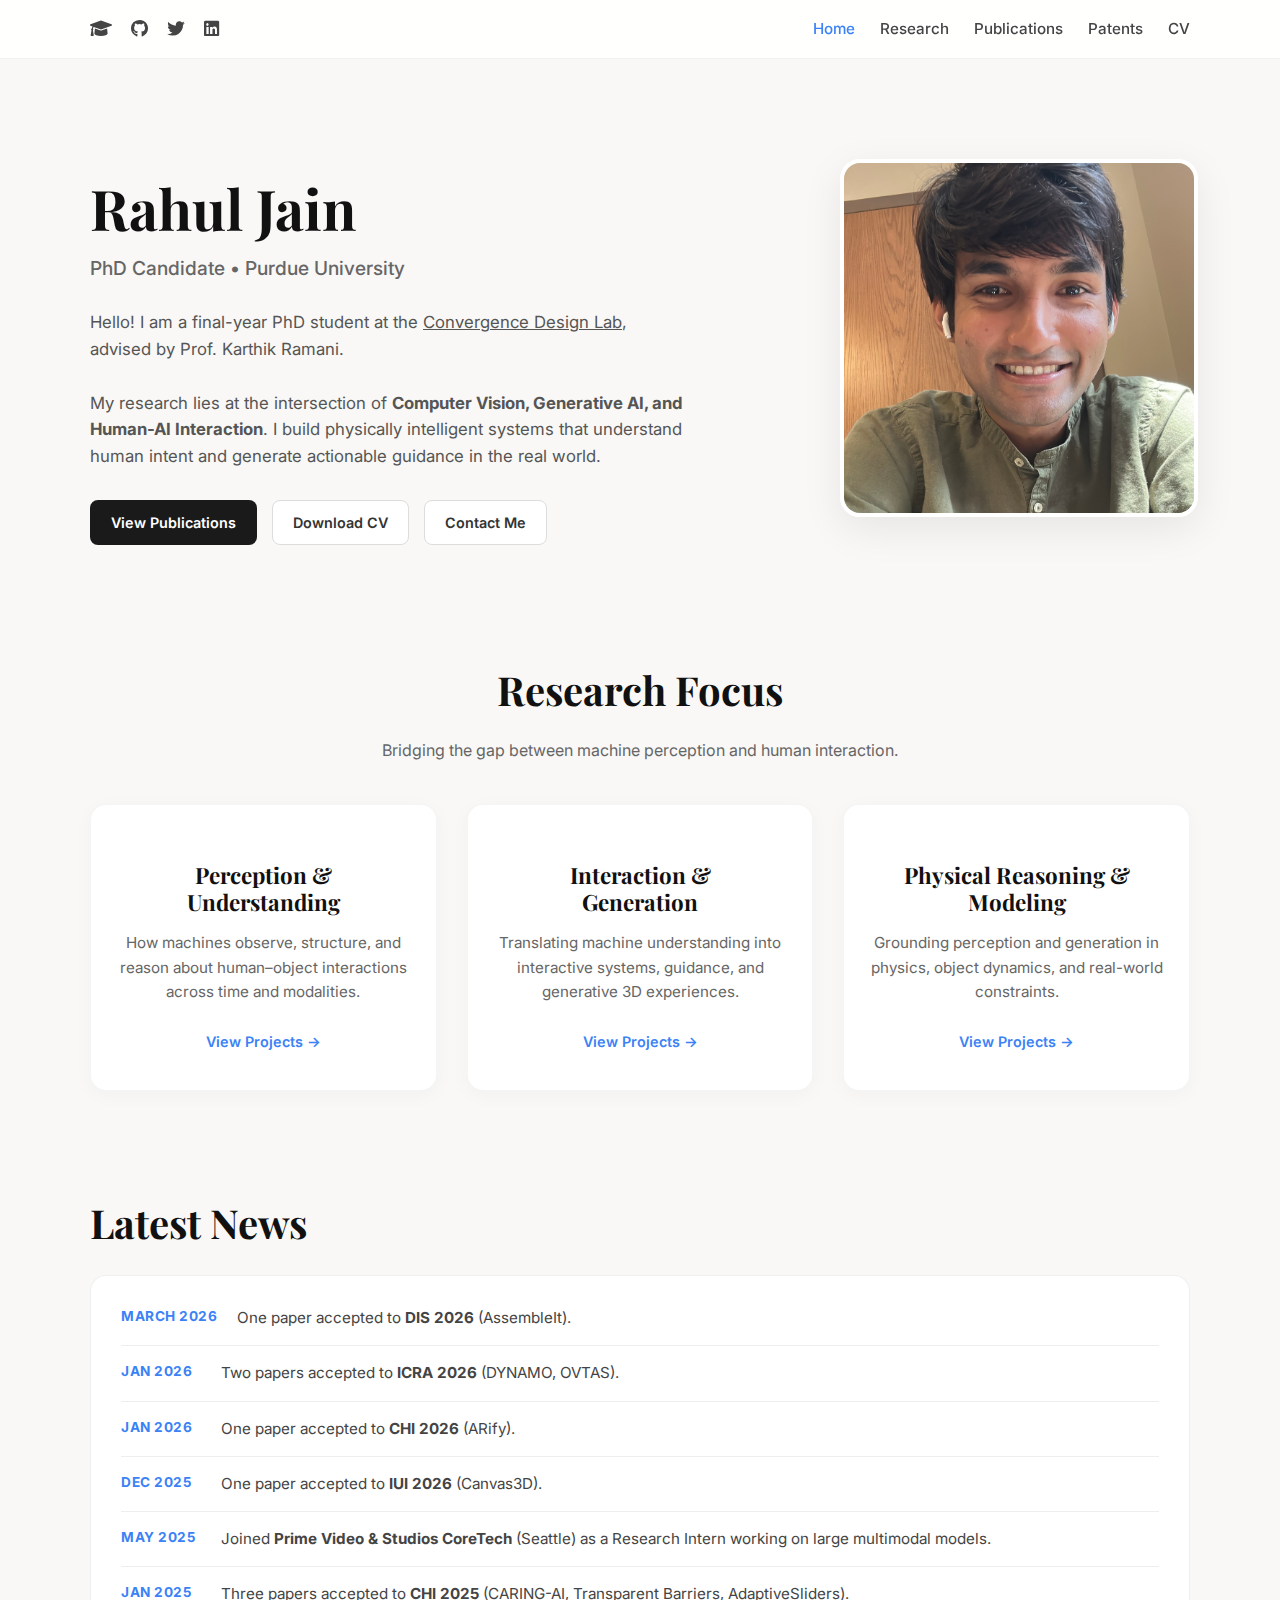
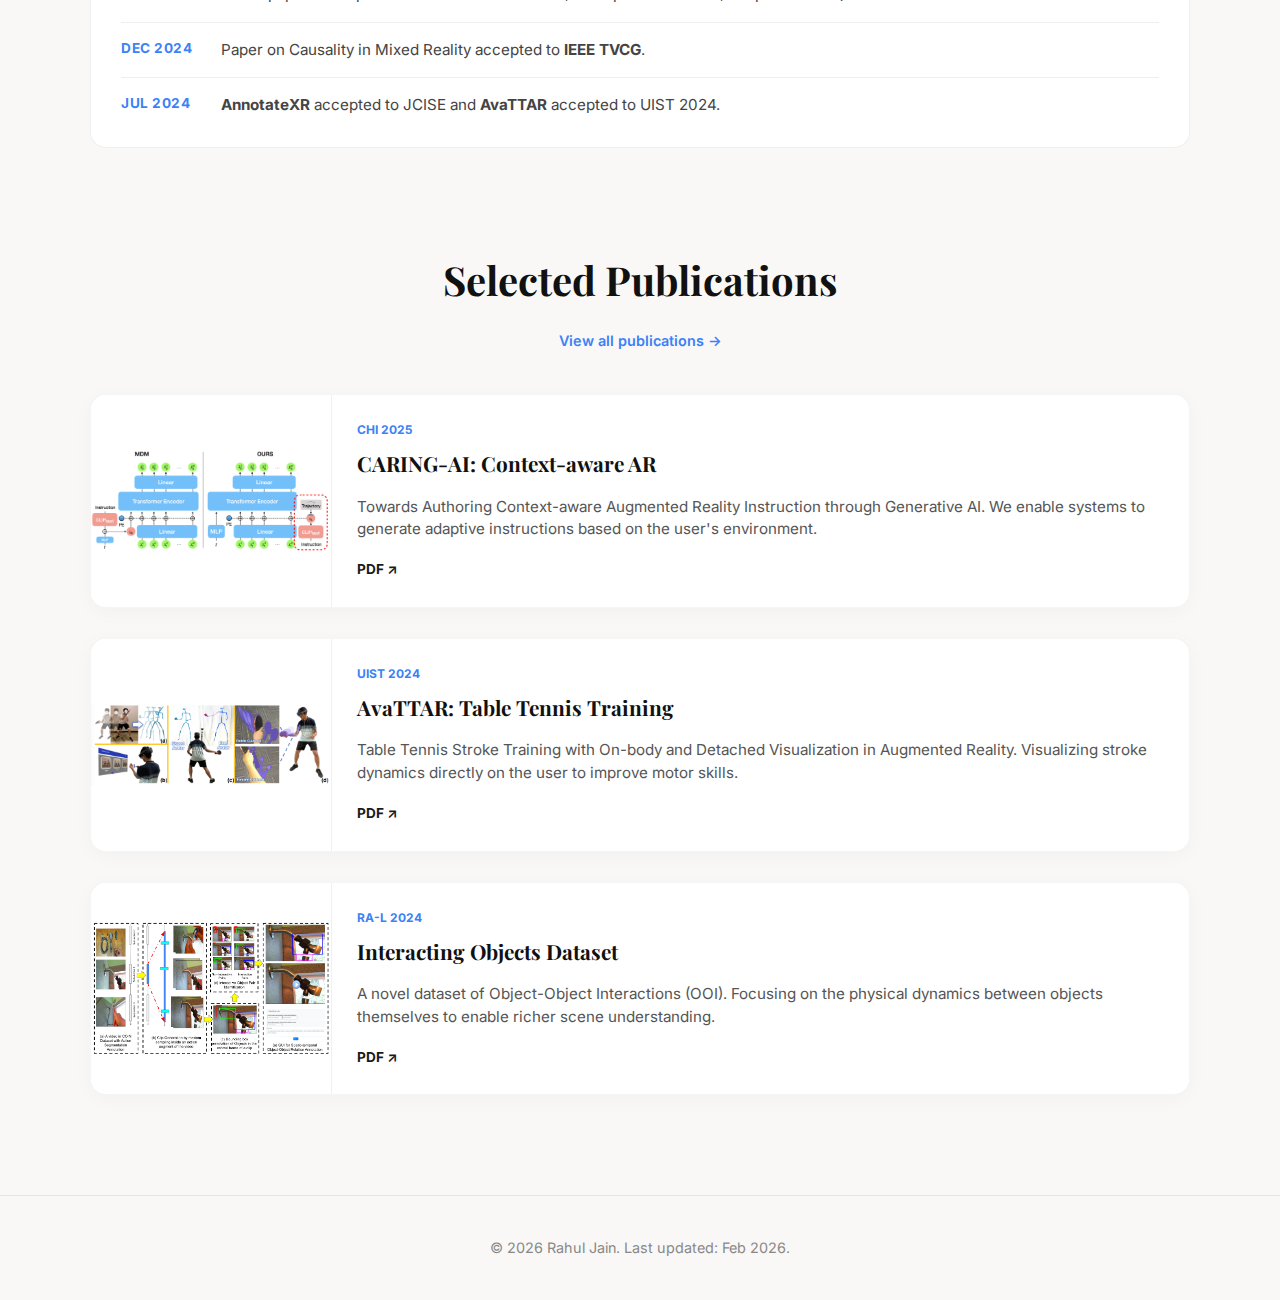
<file: index.html>
<!DOCTYPE html>
<html lang="en">
<head>
    <meta charset="UTF-8">
    <meta name="viewport" content="width=device-width, initial-scale=1.0">
    <title>Rahul Jain | PhD Candidate</title>
    <meta name="description" content="Rahul Jain — PhD Candidate at Purdue University. Research in HCI, AR/VR, and Generative AI.">
    
    <link rel="preconnect" href="https://fonts.googleapis.com">
    <link rel="preconnect" href="https://fonts.gstatic.com" crossorigin>
    <link href="https://fonts.googleapis.com/css2?family=Inter:wght@400;500;600&family=Playfair+Display:wght@700;800;900&display=swap" rel="stylesheet">
    <link rel="stylesheet" href="https://cdnjs.cloudflare.com/ajax/libs/font-awesome/6.0.0/css/all.min.css" />

    <style>
        /* --- GLOBAL VARIABLES & RESET --- */
        :root {
            --bg-color: #f9f8f6;
            --text-main: #1a1a1a;
            --text-muted: #555555;
            --accent: #3b82f6; /* Consistent Blue Accent */
            --accent-hover: #1d4ed8;
            --border: rgba(0,0,0,0.06);
            --shadow-sm: 0 4px 20px rgba(0,0,0,0.03);
            --shadow-hover: 0 12px 40px rgba(0,0,0,0.08);
        }

        body {
            margin: 0;
            padding: 0;
            font-family: 'Inter', sans-serif;
            background-color: var(--bg-color);
            color: var(--text-main);
            line-height: 1.6;
        }

        a { text-decoration: none; color: inherit; transition: all 0.2s ease; }
        h1, h2, h3 { font-family: 'Playfair Display', serif; color: #111; }
        
        /* Layout Utilities */
        .container { max-width: 1100px; margin: 0 auto; padding: 0 20px; }
        .section { margin-bottom: 100px; }

        /* --- HEADER / NAV --- */
        .site-header {
            background: rgba(255, 255, 255, 0.9);
            backdrop-filter: blur(10px);
            border-bottom: 1px solid var(--border);
            position: sticky;
            top: 0;
            z-index: 100;
            padding: 15px 0;
        }

        .nav-inner {
            display: flex;
            justify-content: space-between;
            align-items: center;
        }

        .nav-links { display: flex; gap: 25px; list-style: none; margin: 0; padding: 0; }
        .nav-links a { font-weight: 500; font-size: 0.95rem; color: #444; }
        .nav-links a:hover { color: var(--accent); }
        .social-icons a { margin-right: 15px; color: #444; font-size: 1.1rem; }
        .social-icons a:hover { color: var(--accent); }

        /* --- HERO SECTION --- */
        .hero {
            display: flex;
            align-items: center;
            gap: 60px;
            padding: 80px 0;
        }

        .hero-text { flex: 1.5; }
        
        .hero h1 {
            font-size: 3.5rem;
            line-height: 1.1;
            margin-bottom: 15px;
        }

        .hero-subtitle {
            font-size: 1.2rem;
            font-weight: 500;
            color: #666;
            margin-bottom: 25px;
            display: block;
        }

        .hero-bio {
            font-size: 1.05rem;
            color: var(--text-muted);
            margin-bottom: 30px;
            max-width: 600px;
        }

        .hero-links { display: flex; gap: 15px; flex-wrap: wrap; }
        
        .btn {
            padding: 10px 20px;
            border-radius: 8px;
            font-weight: 600;
            font-size: 0.9rem;
            border: 1px solid transparent;
        }
        .btn-primary { background: #1a1a1a; color: #fff; }
        .btn-primary:hover { background: #333; transform: translateY(-2px); }
        .btn-outline { border-color: #ddd; background: #fff; color: #333; }
        .btn-outline:hover { border-color: #333; }

        .hero-image {
            flex: 1;
            max-width: 350px;
            position: relative;
        }
        .avatar {
            width: 100%;
            aspect-ratio: 1/1;
            object-fit: cover;
            border-radius: 20px;
            box-shadow: var(--shadow-hover);
            transform: rotate(0deg); /* Artistic tilt */
            border: 4px solid #fff;
        }

        /* --- PILLARS (The 3 Cards) --- */
        .pillars-grid {
            display: flex;
            gap: 30px;
            margin-top: 40px;
        }

        .pillar-card {
            background: #fff;
            padding: 35px 25px;
            border-radius: 16px;
            flex: 1;
            box-shadow: var(--shadow-sm);
            text-align: center;
            border: 1px solid rgba(0,0,0,0.04);
            transition: transform 0.2s;
        }
        .pillar-card:hover { transform: translateY(-5px); box-shadow: var(--shadow-hover); }

        .pillar-card h3 { font-size: 1.4rem; margin-bottom: 15px; line-height: 1.2; }
        .pillar-card p { font-size: 0.95rem; color: #666; margin-bottom: 25px; }
        .pillar-link { color: var(--accent); font-weight: 600; font-size: 0.9rem; }
        .pillar-link:hover { text-decoration: underline; }

        /* --- SECTION HEADERS --- */
        .section-header {
            text-align: center;
            margin-bottom: 40px;
        }
        .section-header h2 { font-size: 2.5rem; margin-bottom: 10px; }
        .section-header p { color: #666; }

        /* --- NEWS LIST --- */
        .news-box {
            background: #fff;
            padding: 30px;
            border-radius: 16px;
            border: 1px solid var(--border);
        }
        .news-item {
            display: flex;
            gap: 20px;
            margin-bottom: 15px;
            padding-bottom: 15px;
            border-bottom: 1px solid #eee;
        }
        .news-item:last-child { border-bottom: none; margin-bottom: 0; padding-bottom: 0; }
        
        .news-date { 
            font-weight: 700; 
            font-size: 0.85rem; 
            color: var(--accent); 
            min-width: 80px;
            text-transform: uppercase;
            letter-spacing: 0.5px;
        }
        .news-content { font-size: 0.95rem; color: #444; }

        /* --- SELECTED PAPERS (Reusing the style from Publication Page) --- */
        .paper-card {
            display: flex;
            background: #fff;
            border-radius: 16px;
            overflow: hidden;
            margin-bottom: 30px;
            box-shadow: var(--shadow-sm);
            border: 1px solid rgba(0,0,0,0.04);
            transition: transform 0.2s ease;
        }
        .paper-card:hover { transform: translateY(-3px); box-shadow: var(--shadow-hover); }

        .card-thumb {
            flex: 0 0 240px;
            background-color: #fff; /* White bg for diagrams */
            position: relative;
            display: flex; align-items: center; justify-content: center;
            border-right: 1px solid #f0f0f0;
        }
        .card-thumb img {
            width: 100%; height: 100%;
            object-fit: contain; /* Perfect for diagrams */
            padding: 15px;
        }

        .card-content { padding: 25px; flex: 1; }

        .meta-row {
            display: flex; justify-content: space-between;
            font-size: 0.75rem; font-weight: 700; text-transform: uppercase;
            color: var(--accent); margin-bottom: 8px;
        }

        .paper-card h3 { font-size: 1.3rem; margin: 0 0 8px 0; }
        .paper-desc { font-size: 0.95rem; color: #555; margin-bottom: 15px; line-height: 1.5; }
        .paper-link { font-size: 0.85rem; font-weight: 700; color: #1a1a1a; }
        .paper-link:hover { color: var(--accent); }

        /* --- FOOTER --- */
        footer {
            text-align: center;
            padding: 40px 0;
            color: #888;
            font-size: 0.9rem;
            border-top: 1px solid #e5e5e5;
            margin-top: 60px;
        }

        /* Responsive */
        @media (max-width: 900px) {
            .hero { flex-direction: column-reverse; text-align: center; }
            .hero-links { justify-content: center; }
            .hero-image { max-width: 250px; }
            .pillars-grid { flex-direction: column; }
            .paper-card { flex-direction: column; }
            .card-thumb { height: 200px; width: 100%; border-right: none; border-bottom: 1px solid #eee; }
        }
    </style>
</head>
<body>

    <header class="site-header">
        <div class="container nav-inner">
            <div class="social-icons">
                <a href="https://scholar.google.com/citations?user=n8woqvsAAAAJ&hl=en"><i class="fas fa-graduation-cap"></i></a>
                <a href="https://github.com/chabrarahul"><i class="fab fa-github"></i></a>
                <a href="https://twitter.com/rahuljain151996"><i class="fab fa-twitter"></i></a>
                <a href="https://linkedin.com/in/rahul-purdue"><i class="fab fa-linkedin"></i></a>
            </div>
            <ul class="nav-links">
                <li><a href="#top" style="color:var(--accent);">Home</a></li>
                <li><a href="#pillars">Research</a></li>
                <li><a href="publication.html">Publications</a></li>
                <li><a href="patent.html">Patents</a></li>
                <li><a href="asset/pdf/Resume_Rahul_final.pdf">CV</a></li>
            </ul>
        </div>
    </header>

    <section class="container hero" id="top">
        <div class="hero-text">
            <h1>Rahul Jain</h1>
            <span class="hero-subtitle">PhD Candidate • Purdue University</span>
            
            <p class="hero-bio">
                Hello! I am a final-year PhD student at the <a href="#" style="text-decoration:underline;">Convergence Design Lab</a>, advised by Prof. Karthik Ramani.
                <br><br>
                My research lies at the intersection of <strong>Computer Vision, Generative AI, and Human-AI Interaction</strong>. I build physically intelligent systems that understand human intent and generate actionable guidance in the real world.
            </p>

            <div class="hero-links">
                <a href="publication.html" class="btn btn-primary">View Publications</a>
                <a href="asset/pdf/Resume_Rahul_final.pdf" class="btn btn-outline">Download CV</a>
                <a href="mailto:jain348@purdue.edu" class="btn btn-outline">Contact Me</a>
            </div>
        </div>
        
        <div class="hero-image">
            <img src="asset/image/new_cover_photo.jpg" alt="Rahul Jain" class="avatar">
        </div>
    </section>

    <section class="container section" id="pillars">
        <div class="section-header">
            <h2>Research Focus</h2>
            <p>Bridging the gap between machine perception and human interaction.</p>
        </div>

        <div class="pillars-grid">
            <article class="pillar-card">
                <h3>Perception &<br>Understanding</h3>
                <p>How machines observe, structure, and reason about human–object interactions across time and modalities.</p>
                <a href="perception.html" class="pillar-link">View Projects &rarr;</a>
            </article>

            <article class="pillar-card">
                <h3>Interaction &<br>Generation</h3>
                <p>Translating machine understanding into interactive systems, guidance, and generative 3D experiences.</p>
                <a href="interaction.html" class="pillar-link">View Projects &rarr;</a>
            </article>

            <article class="pillar-card">
                <h3>Physical Reasoning &<br>Modeling</h3>
                <p>Grounding perception and generation in physics, object dynamics, and real-world constraints.</p>
                <a href="physical_constraints.html" class="pillar-link">View Projects &rarr;</a>
            </article>
        </div>
    </section>

    <section class="container section">
        <div class="section-header" style="text-align: left; margin-bottom: 20px;">
            <h2>Latest News</h2>
        </div>
        <div class="news-box">
            <div class="news-item">
                <div class="news-date">March 2026</div>
                <div class="news-content">One paper accepted to <strong>DIS 2026</strong> (AssembleIt). </div>
            </div>
            <div class="news-item">
                <div class="news-date">Jan 2026</div>
                <div class="news-content">Two papers accepted to <strong>ICRA 2026</strong> (DYNAMO, OVTAS). </div>
            </div>
            <div class="news-item">
                <div class="news-date">Jan 2026</div>
                <div class="news-content">One paper accepted to <strong>CHI 2026</strong> (ARify). </div>
            </div>
            <div class="news-item">
              <div class="news-date">Dec 2025</div>
              <div class="news-content">One paper accepted to <strong>IUI 2026</strong> (Canvas3D). </div>
          </div>
            <div class="news-item">
                <div class="news-date">May 2025</div>
                <div class="news-content">Joined <strong>Prime Video & Studios CoreTech</strong> (Seattle) as a Research Intern working on large multimodal models.</div>
            </div>
            <div class="news-item">
                <div class="news-date">Jan 2025</div>
                <div class="news-content">Three papers accepted to <strong>CHI 2025</strong> (CARING-AI, Transparent Barriers, AdaptiveSliders).</div>
            </div>
            <div class="news-item">
                <div class="news-date">Dec 2024</div>
                <div class="news-content">Paper on Causality in Mixed Reality accepted to <strong>IEEE TVCG</strong>.</div>
            </div>
            <div class="news-item">
                <div class="news-date">Jul 2024</div>
                <div class="news-content"><strong>AnnotateXR</strong> accepted to JCISE and <strong>AvaTTAR</strong> accepted to UIST 2024.</div>
            </div>
        </div>
    </section>

    <section class="container section">
        <div class="section-header">
            <h2>Selected Publications</h2>
            <p><a href="publication.html" class="pillar-link">View all publications &rarr;</a></p>
        </div>

        <article class="paper-card">
            <div class="card-thumb">
                <img src="asset/image/caring.png" alt="CARING-AI">
            </div>
            <div class="card-content">
                <div class="meta-row"><span>CHI 2025</span></div>
                <h3>CARING-AI: Context-aware AR</h3>
                <p class="paper-desc">
                    Towards Authoring Context-aware Augmented Reality Instruction through Generative AI. We enable systems to generate adaptive instructions based on the user's environment.
                </p>
                <a href="https://arxiv.org/pdf/2501.16557" class="paper-link">PDF &nearr;</a>
            </div>
        </article>

        <article class="paper-card">
            <div class="card-thumb">
                <img src="asset/pdf/tt.png" alt="AvaTTAR">
            </div>
            <div class="card-content">
                <div class="meta-row"><span>UIST 2024</span></div>
                <h3>AvaTTAR: Table Tennis Training</h3>
                <p class="paper-desc">
                    Table Tennis Stroke Training with On-body and Detached Visualization in Augmented Reality. Visualizing stroke dynamics directly on the user to improve motor skills.
                </p>
                <a href="asset/pdf/tt.pdf" class="paper-link">PDF &nearr;</a>
            </div>
        </article>

        <article class="paper-card">
            <div class="card-thumb">
                <img src="asset/image/RA-L_2023.png" alt="Interacting Objects">
            </div>
            <div class="card-content">
                <div class="meta-row"><span>RA-L 2024</span></div>
                <h3>Interacting Objects Dataset</h3>
                <p class="paper-desc">
                    A novel dataset of Object-Object Interactions (OOI). Focusing on the physical dynamics between objects themselves to enable richer scene understanding.
                </p>
                <a href="asset/pdf/RA_L_2023.pdf" class="paper-link">PDF &nearr;</a>
            </div>
        </article>
        
    </section>

    <footer>
        <div class="container">
            © <script>document.write(new Date().getFullYear())</script> Rahul Jain. Last updated: Feb 2026.
        </div>
    </footer>

</body>
</html>
</file>
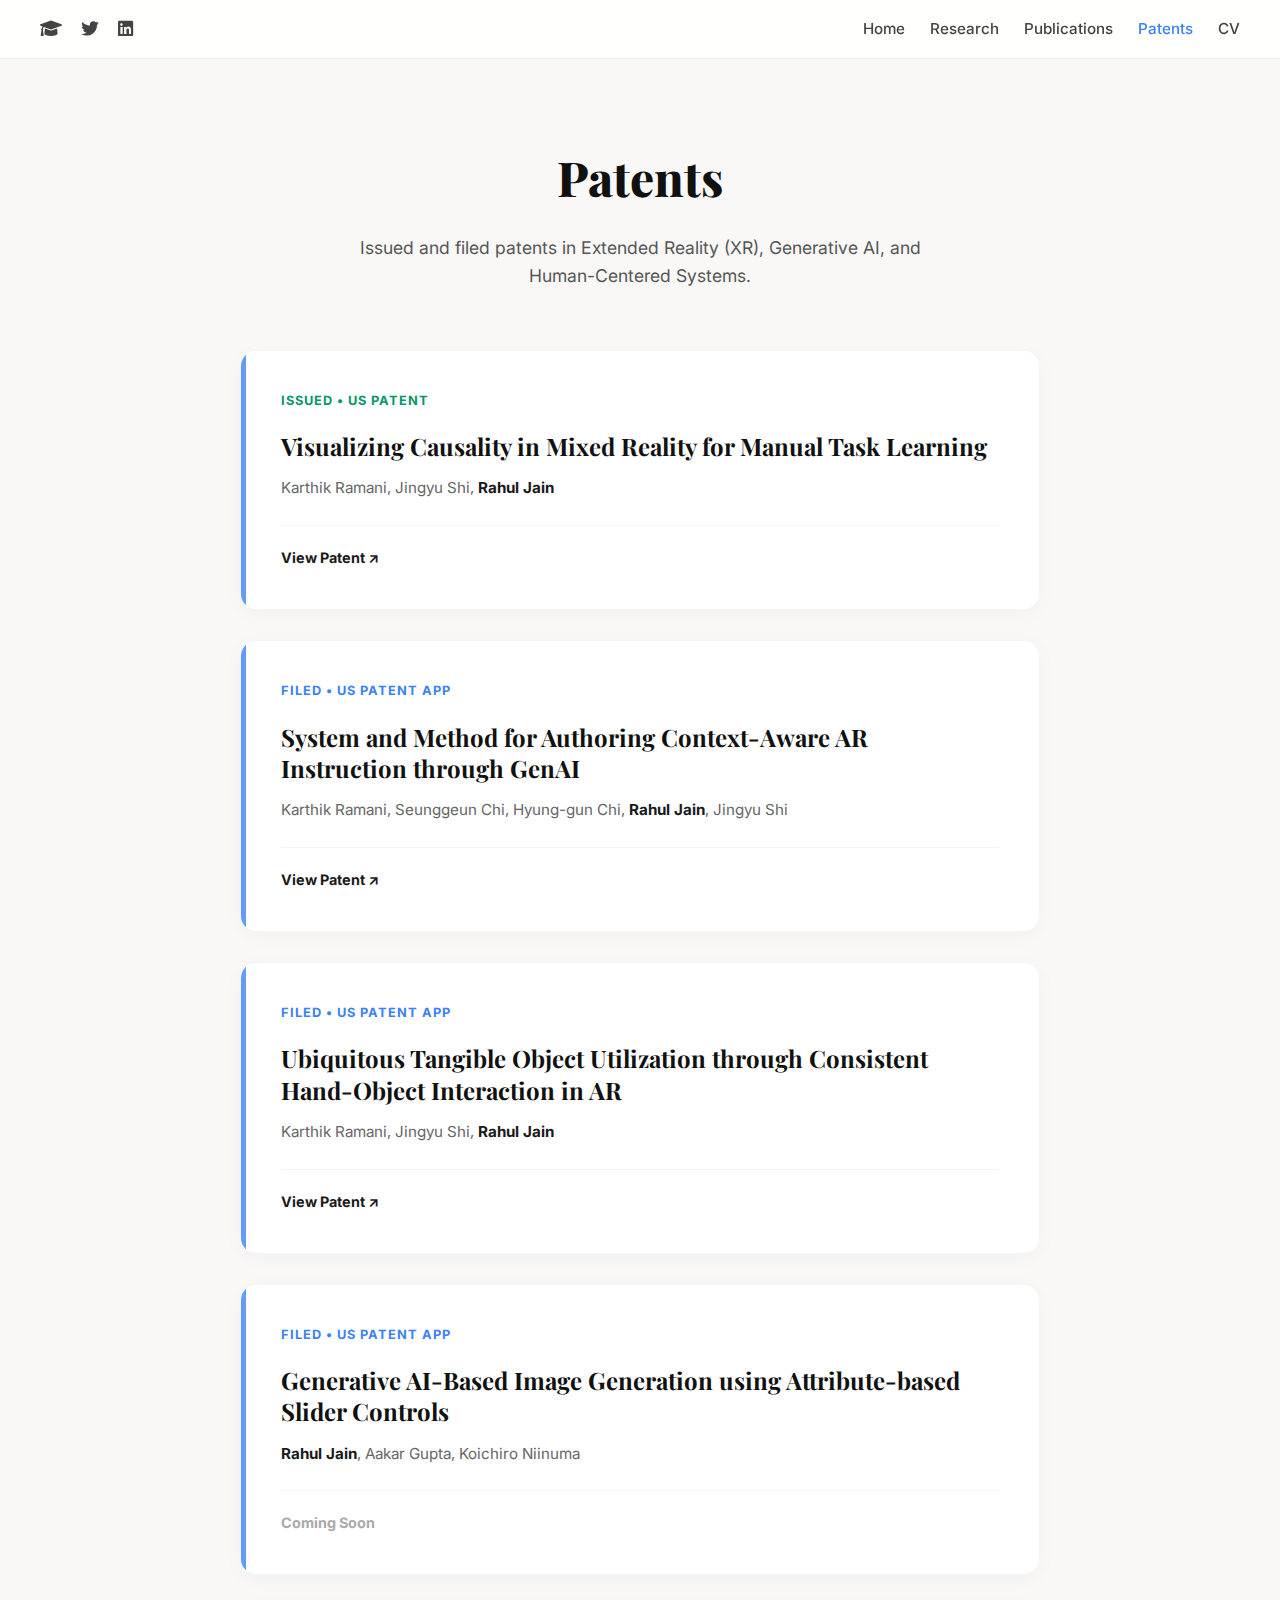
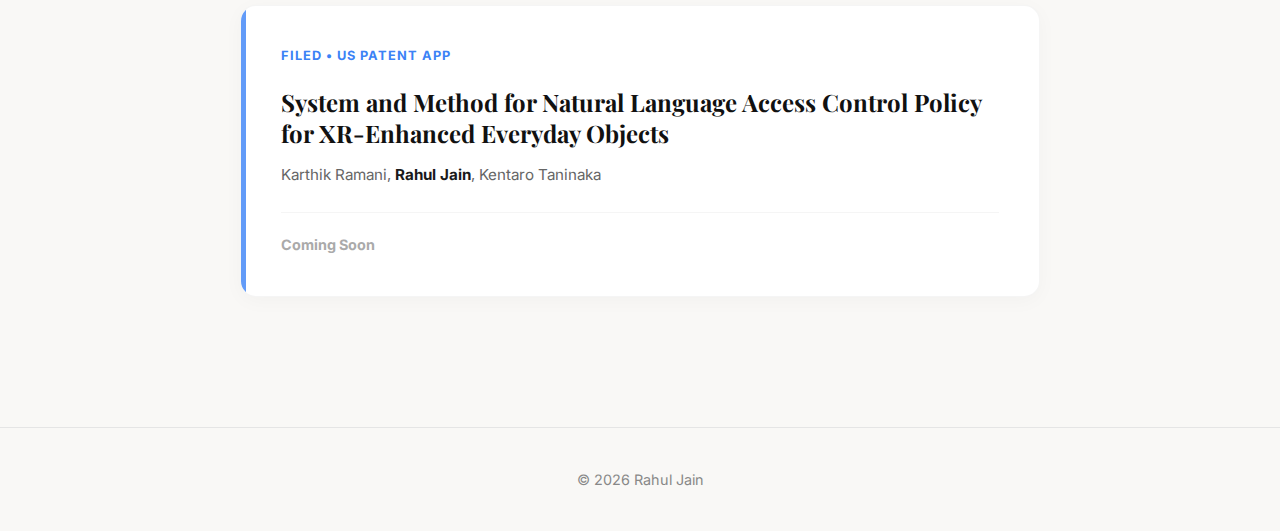
<file: patent.html>
<!DOCTYPE html>
<html lang="en">
<head>
    <meta charset="UTF-8">
    <meta name="viewport" content="width=device-width, initial-scale=1.0">
    <title>Patents — Rahul Jain</title>
    <meta name="description" content="Rahul Jain — Patents. Issued and filed patents in XR, Generative AI, and HCI.">
    
    <link rel="preconnect" href="https://fonts.googleapis.com">
    <link rel="preconnect" href="https://fonts.gstatic.com" crossorigin>
    <link href="https://fonts.googleapis.com/css2?family=Inter:wght@400;500;600&family=Playfair+Display:wght@700;800&display=swap" rel="stylesheet">
    <link rel="stylesheet" href="https://cdnjs.cloudflare.com/ajax/libs/font-awesome/6.0.0/css/all.min.css" />

    <style>
        /* --- GLOBAL VARIABLES (Matching Publication Page) --- */
        :root {
            --bg-color: #f9f8f6;
            --text-main: #1a1a1a;
            --text-muted: #555555;
            --accent: #3b82f6; /* The consistent Blue */
            --accent-hover: #1d4ed8;
            --border: rgba(0,0,0,0.06);
            --shadow-sm: 0 4px 20px rgba(0,0,0,0.03);
            --shadow-hover: 0 12px 40px rgba(0,0,0,0.08);
        }

        body {
            margin: 0;
            padding: 0;
            font-family: 'Inter', sans-serif;
            background-color: var(--bg-color);
            color: var(--text-main);
            line-height: 1.6;
        }

        a { text-decoration: none; color: inherit; transition: all 0.2s ease; }
        
        /* --- HEADER / NAV --- */
        .site-header {
            background: rgba(255, 255, 255, 0.9);
            backdrop-filter: blur(10px);
            border-bottom: 1px solid var(--border);
            position: sticky;
            top: 0;
            z-index: 100;
            padding: 15px 0;
        }

        .nav-container {
            max-width: 1200px;
            margin: 0 auto;
            padding: 0 20px;
            display: flex;
            justify-content: space-between;
            align-items: center;
        }

        .nav-links { display: flex; gap: 25px; list-style: none; margin: 0; padding: 0; }
        .nav-links a { font-weight: 500; font-size: 0.95rem; color: #444; }
        .nav-links a:hover { color: var(--accent); }
        .social-icons a { margin-right: 15px; color: #444; font-size: 1.1rem; }

        /* --- PAGE LAYOUT --- */
        .page-container {
            max-width: 800px; /* Narrower width for text-heavy patent list */
            margin: 0 auto;
            padding: 80px 20px 100px;
        }

        .page-title {
            text-align: center;
            font-family: 'Playfair Display', serif;
            font-size: 3rem;
            font-weight: 800;
            margin-bottom: 15px;
            color: #111;
        }

        .page-subtitle {
            text-align: center;
            color: var(--text-muted);
            margin-bottom: 60px;
            font-size: 1.1rem;
            max-width: 600px;
            margin-left: auto;
            margin-right: auto;
        }

        /* --- PATENT CARD STYLE --- */
        .patent-card {
            background: #fff;
            padding: 40px;
            border-radius: 16px;
            box-shadow: var(--shadow-sm);
            border: 1px solid rgba(0,0,0,0.04);
            margin-bottom: 30px;
            transition: transform 0.2s ease, box-shadow 0.2s ease;
            position: relative;
            overflow: hidden;
            display: flex;
            flex-direction: column;
            gap: 15px;
        }

        /* The Blue Accent Line on the left */
        .patent-card::before {
            content: '';
            position: absolute;
            left: 0; top: 0; bottom: 0;
            width: 5px;
            background-color: var(--accent);
            opacity: 0.8;
        }

        .patent-card:hover {
            transform: translateY(-3px);
            box-shadow: var(--shadow-hover);
        }

        .meta-row {
            display: flex;
            justify-content: space-between;
            align-items: center;
            font-size: 0.8rem;
            font-weight: 700;
            text-transform: uppercase;
            letter-spacing: 1px;
            margin-bottom: 5px;
        }

        .status-tag { color: var(--accent); }
        .status-tag.issued { color: #059669; /* Green for Issued */ }
        .status-tag.filed { color: var(--accent); /* Blue for Filed */ }

        .patent-card h3 {
            font-family: 'Playfair Display', serif;
            font-size: 1.5rem;
            margin: 0;
            line-height: 1.3;
            color: #111;
        }

        .authors {
            font-size: 0.95rem;
            color: #666;
            line-height: 1.5;
        }
        .author-me { font-weight: 700; color: #1a1a1a; }

        /* Links */
        .links-row {
            margin-top: 10px;
            padding-top: 20px;
            border-top: 1px solid #f5f5f5;
            display: flex;
            gap: 20px;
        }

        .text-link {
            font-size: 0.9rem;
            font-weight: 700;
            color: #1a1a1a;
            display: inline-flex;
            align-items: center;
            gap: 5px;
        }
        .text-link:hover { color: var(--accent); text-decoration: underline; }
        .text-link.disabled { color: #aaa; cursor: default; text-decoration: none; }

        /* --- RESPONSIVE --- */
        @media (max-width: 600px) {
            .page-title { font-size: 2.2rem; }
            .patent-card { padding: 30px 25px; }
        }
    </style>
</head>
<body>

    <header class="site-header">
        <div class="nav-container">
            <div class="social-icons">
                <a href="https://scholar.google.com/citations?user=n8woqvsAAAAJ&hl=en"><i class="fas fa-graduation-cap"></i></a>
                <a href="https://twitter.com/rahuljain151996"><i class="fab fa-twitter"></i></a>
                <a href="https://linkedin.com/in/rahul-purdue"><i class="fab fa-linkedin"></i></a>
            </div>
            <ul class="nav-links">
                <li><a href="index.html">Home</a></li>
                <li><a href="index.html#pillars">Research</a></li>
                <li><a href="publication.html">Publications</a></li>
                <li><a href="patent.html" style="color:var(--accent);">Patents</a></li>
                <li><a href="asset/pdf/Resume_Rahul_final.pdf">CV</a></li>
            </ul>
        </div>
    </header>

    <main class="page-container">
        
        <div class="page-title">Patents</div>
        <p class="page-subtitle">
            Issued and filed patents in Extended Reality (XR), Generative AI, and Human-Centered Systems.
        </p>

        <article class="patent-card">
            <div class="meta-row">
                <span class="status-tag issued">Issued • US Patent</span>
                </div>
            <h3>Visualizing Causality in Mixed Reality for Manual Task Learning</h3>
            <div class="authors">
                Karthik Ramani, Jingyu Shi, <span class="author-me">Rahul Jain</span>
            </div>
            <div class="links-row">
                <a href="https://patents.google.com/patent/US12444315B2/en" class="text-link">View Patent &nearr;</a>
            </div>
        </article>

        <article class="patent-card">
            <div class="meta-row">
                <span class="status-tag filed">Filed • US Patent App</span>
            </div>
            <h3>System and Method for Authoring Context-Aware AR Instruction through GenAI</h3>
            <div class="authors">
                Karthik Ramani, Seunggeun Chi, Hyung-gun Chi, <span class="author-me">Rahul Jain</span>, Jingyu Shi
            </div>
            <div class="links-row">
                <a href="https://patents.google.com/patent/US20250238991A1/en" class="text-link">View Patent &nearr;</a>
            </div>
        </article>

        <article class="patent-card">
            <div class="meta-row">
                <span class="status-tag filed">Filed • US Patent App</span>
            </div>
            <h3>Ubiquitous Tangible Object Utilization through Consistent Hand-Object Interaction in AR</h3>
            <div class="authors">
                Karthik Ramani, Jingyu Shi, <span class="author-me">Rahul Jain</span>
            </div>
            <div class="links-row">
                <a href="https://patents.google.com/patent/US20250124671A1/en" class="text-link">View Patent &nearr;</a>
            </div>
        </article>

        <article class="patent-card">
            <div class="meta-row">
                <span class="status-tag filed">Filed • US Patent App</span>
            </div>
            <h3>Generative AI-Based Image Generation using Attribute-based Slider Controls</h3>
            <div class="authors">
                <span class="author-me">Rahul Jain</span>, Aakar Gupta, Koichiro Niinuma
            </div>
            <div class="links-row">
                <span class="text-link disabled">Coming Soon</span>
            </div>
        </article>

        <article class="patent-card">
            <div class="meta-row">
                <span class="status-tag filed">Filed • US Patent App</span>
            </div>
            <h3>System and Method for Natural Language Access Control Policy for XR-Enhanced Everyday Objects</h3>
            <div class="authors">
                Karthik Ramani, <span class="author-me">Rahul Jain</span>, Kentaro Taninaka
            </div>
            <div class="links-row">
                <span class="text-link disabled">Coming Soon</span>
            </div>
        </article>

    </main>

    <footer style="text-align: center; padding: 40px 0; color: #888; font-size: 0.9rem; border-top: 1px solid #e5e5e5;">
        <div class="container">
            © <script>document.write(new Date().getFullYear())</script> Rahul Jain
        </div>
    </footer>

</body>
</html>
</file>
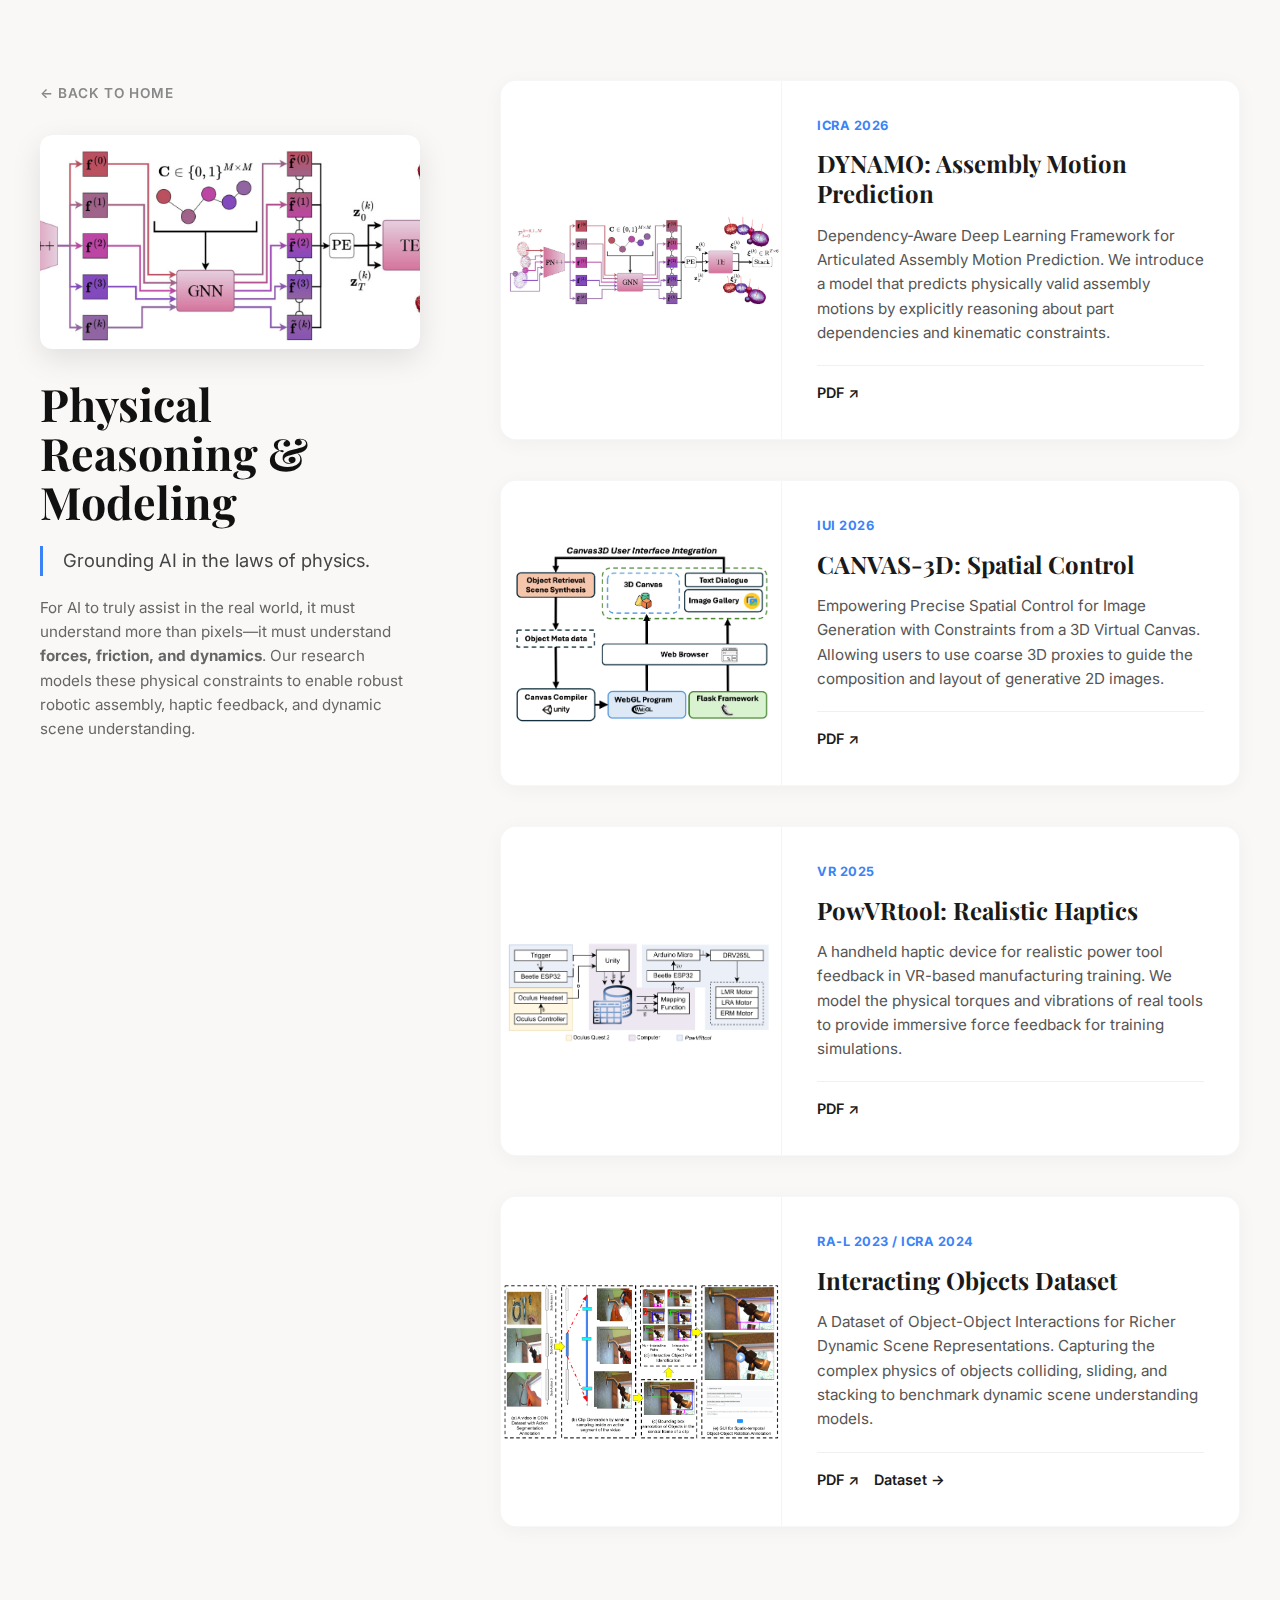
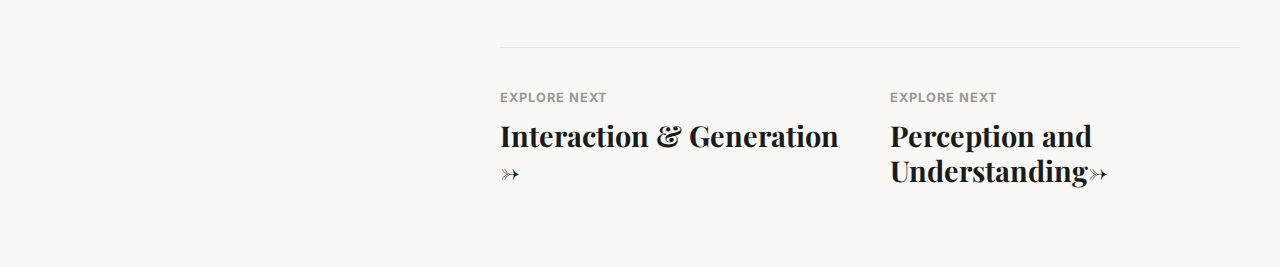
<file: physical_constraints.html>
<!DOCTYPE html>
<html lang="en">
<head>
    <meta charset="UTF-8">
    <meta name="viewport" content="width=device-width, initial-scale=1.0">
    <title>Physical Reasoning & Modeling | Rahul Jain</title>
    <link href="https://fonts.googleapis.com/css2?family=Inter:wght@400;500;600&family=Playfair+Display:wght@700&display=swap" rel="stylesheet">
    <style>
        /* CORE RESET */
        body { margin: 0; font-family: 'Inter', sans-serif; background-color: #f9f8f6; color: #1a1a1a; line-height: 1.6; }
        a { text-decoration: none; color: inherit; transition: all 0.2s; }
        
        /* PAGE CONTAINER */
        .page-container {
            display: flex;
            max-width: 1300px;
            margin: 0 auto;
            padding: 80px 40px;
            gap: 80px;
        }

        /* --- LEFT SIDEBAR (Context) --- */
        .sidebar {
            flex: 1;
            position: sticky;
            top: 60px;
            height: fit-content;
            max-width: 380px;
        }

        .back-link {
            display: inline-flex;
            font-size: 0.85rem;
            text-transform: uppercase;
            letter-spacing: 1px;
            color: #888;
            margin-bottom: 30px;
            font-weight: 600;
        }
        .back-link:hover { color: #000; transform: translateX(-5px); }

        /* Video Container */
        .category-video-container {
            width: 100%;
            aspect-ratio: 16/9;
            background-color: #e0e0e0;
            border-radius: 12px;
            overflow: hidden;
            margin-bottom: 30px;
            box-shadow: 0 10px 30px rgba(0,0,0,0.1);
        }
        
        .category-video-container video {
            width: 100%; height: 100%; object-fit: cover;
        }

        .sidebar h1 { 
            font-family: 'Playfair Display', serif; 
            font-size: 2.8rem; 
            line-height: 1.1; 
            margin-bottom: 20px; 
            color: #111; 
        }

        /* Mission Statement tailored for Reasoning */
        .mission-statement {
            font-size: 1.15rem;
            color: #444;
            font-weight: 400;
            border-left: 3px solid #3b82f6;
            padding-left: 20px;
            margin-bottom: 20px;
        }

        .secondary-text {
            font-size: 0.95rem;
            color: #666;
        }

        /* --- RIGHT FEED --- */
        .feed { flex: 1.8; display: flex; flex-direction: column; gap: 40px; }

        /* VISUAL PAPER CARD */
        .paper-card {
            background: #fff;
            border-radius: 16px;
            overflow: hidden;
            box-shadow: 0 4px 20px rgba(0,0,0,0.04);
            transition: transform 0.2s ease, box-shadow 0.2s ease;
            display: flex;
            border: 1px solid rgba(0,0,0,0.03);
        }

        .paper-card:hover {
            transform: translateY(-3px);
            box-shadow: 0 12px 40px rgba(0,0,0,0.1);
        }

        /* Thumbnail - Uses 'contain' for diagrams */
        .card-thumb {
            flex: 0 0 280px;
            background-color: #fff;
            position: relative;
            display: flex;
            align-items: center;
            justify-content: center;
            border-right: 1px solid rgba(0,0,0,0.04);
        }
        .card-thumb img {
            width: 100%;
            height: 100%;
            object-fit: contain; /* Keeps diagrams perfectly visible */
            padding: 20px;
        }

        .card-content { padding: 35px; flex: 1; }

        .meta-row {
            display: flex;
            justify-content: space-between;
            margin-bottom: 12px;
            font-size: 0.8rem;
            font-weight: 700;
            color: #3b82f6;
            text-transform: uppercase;
            letter-spacing: 0.5px;
        }

        .paper-card h2 { 
            font-family: 'Playfair Display', serif;
            font-size: 1.5rem; 
            margin: 0 0 10px 0; 
            line-height: 1.25; 
        }

        .abstract { font-size: 0.95rem; color: #555; margin-bottom: 20px; }

        .links-row {
            display: flex; gap: 15px; border-top: 1px solid #f0f0f0; padding-top: 15px;
        }

        .text-link {
            font-size: 0.9rem; font-weight: 600; color: #1a1a1a;
        }
        .text-link:hover { color: #3b82f6; text-decoration: underline; }
        .text-link.disabled { opacity: 0.4; cursor: default; pointer-events: none; text-decoration: none;}
        .text-link.disabled:hover { color: var(--text-main); }

        /* RESPONSIVE */
        @media (max-width: 1000px) {
            .page-container { flex-direction: column; }
            .sidebar { position: static; max-width: 100%; }
            .paper-card { flex-direction: column; }
            .card-thumb { height: 200px; flex: none; border-right: none; border-bottom: 1px solid #f0f0f0; }
        }
        .bottom-nav {
            margin-top: 80px;
            padding-top: 40px;
            border-top: 1px solid #e5e5e5; /* Subtle divider line */
            display: flex;
            gap: 40px;
        }

        .nav-item {
            flex: 1;
            text-decoration: none;
            group: hover; /* For transition handling */
        }

        /* The Label (e.g. "Next Area") */
        .nav-label {
            display: block;
            font-size: 0.8rem;
            font-weight: 700;
            text-transform: uppercase;
            letter-spacing: 1px;
            color: #999;
            margin-bottom: 10px;
            transition: color 0.2s ease;
        }

        /* The Main Heading Link */
        .nav-heading {
            font-family: 'Playfair Display', serif;
            font-size: 1.8rem; /* Large and clear */
            color: #1a1a1a;
            margin: 0;
            line-height: 1.2;
            transition: color 0.2s ease, transform 0.2s ease;
            display: flex;
            align-items: center;
            gap: 10px;
        }

        /* Hover Effects */
        .nav-item:hover .nav-heading {
            color: #3b82f6; /* Your Blue Accent */
            transform: translateX(5px); /* Subtle nudge to the right */
        }

        .nav-item:hover .nav-label {
            color: #3b82f6;
        }

        /* Responsive */
        @media (max-width: 768px) {
            .bottom-nav { flex-direction: column; gap: 30px; }
        }
    </style>
</head>
<body>

<div class="page-container">
    
    <aside class="sidebar">
        <a href="index.html" class="back-link">&larr; Back to Home</a>
        
        <div class="category-video-container">
            <img src="asset/image/dynamo.png" alt="Perception and Understanding Teaser" style="width: 100%; height: 100%; object-fit: cover;">
        </div>

        <h1>Physical Reasoning &<br>Modeling</h1>
        
        <p class="mission-statement">
            Grounding AI in the laws of physics.
        </p>
        <p class="secondary-text">
            For AI to truly assist in the real world, it must understand more than pixels—it must understand <strong>forces, friction, and dynamics</strong>. Our research models these physical constraints to enable robust robotic assembly, haptic feedback, and dynamic scene understanding.
        </p>
    </aside>

    <main class="feed">

        <article class="paper-card">
            <div class="card-thumb">
                <img src="asset/image/dynamo.png" alt="DYNAMO Model" onerror="this.src='https://placehold.co/400x300?text=DYNAMO'">
            </div>
            <div class="card-content">
                <div class="meta-row">ICRA 2026</div>
                <h2>DYNAMO: Assembly Motion Prediction</h2>
                <p class="abstract">
                    Dependency-Aware Deep Learning Framework for Articulated Assembly Motion Prediction. We introduce a model that predicts physically valid assembly motions by explicitly reasoning about part dependencies and kinematic constraints.
                </p>
                <div class="links-row">
                    <a href="https://arxiv.org/pdf/2509.12430" class="text-link">PDF &nearr;</a>
                </div>
            </div>
        </article>

        <article class="paper-card">
            <div class="card-thumb">
                <img src="asset/image/canvas3d.png" alt="CANVAS-3D" onerror="this.src='https://placehold.co/400x300?text=CANVAS-3D'">
            </div>
            <div class="card-content">
                <div class="meta-row">IUI 2026</div>
                <h2>CANVAS-3D: Spatial Control</h2>
                <p class="abstract">
                    Empowering Precise Spatial Control for Image Generation with Constraints from a 3D Virtual Canvas. Allowing users to use coarse 3D proxies to guide the composition and layout of generative 2D images.
                </p>
                <div class="links-row">
                    <a href="https://arxiv.org/pdf/2508.07135" class="text-link">PDF &nearr;</a>
                </div>
            </div>
        </article>

        <article class="paper-card">
            <div class="card-thumb">
                <img src="asset/image/powervr.png" alt="PowVRtool Haptics" onerror="this.src='https://placehold.co/400x300?text=PowVRtool'">
            </div>
            <div class="card-content">
                <div class="meta-row">VR 2025</div>
                <h2>PowVRtool: Realistic Haptics</h2>
                <p class="abstract">
                    A handheld haptic device for realistic power tool feedback in VR-based manufacturing training. We model the physical torques and vibrations of real tools to provide immersive force feedback for training simulations.
                </p>
                <div class="links-row">
                    <a href="https://link.springer.com/article/10.1007/s10055-025-01258-2" class="text-link">PDF &nearr;</a>
                </div>
            </div>
        </article>

        <article class="paper-card">
            <div class="card-thumb">
                <img src="asset/image/RA-L_2023.png" alt="OOI Dataset" onerror="this.src='https://placehold.co/400x300?text=OOI+Dataset'">
            </div>
            <div class="card-content">
                <div class="meta-row">RA-L 2023 / ICRA 2024</div>
                <h2>Interacting Objects Dataset</h2>
                <p class="abstract">
                    A Dataset of Object-Object Interactions for Richer Dynamic Scene Representations. Capturing the complex physics of objects colliding, sliding, and stacking to benchmark dynamic scene understanding models.
                </p>
                <div class="links-row">
                    <a href="https://ieeexplore.ieee.org/abstract/document/10316574" class="text-link">PDF &nearr;</a>
                    <a href="#" class="text-link">Dataset &rarr;</a>
                </div>
            </div>
        </article>
        <nav class="bottom-nav">
        
            <a href="interaction.html" class="nav-item">
                <span class="nav-label">Explore Next</span>
                <h3 class="nav-heading">Interaction & Generation &rarr;</h3>
            </a>
    
            <a href="perception.html" class="nav-item">
                <span class="nav-label">Explore Next</span>
                <h3 class="nav-heading">Perception and Understanding&rarr;</h3>
            </a>
    
        </nav>


    </main>
</div>

</body>
</html>
</file>
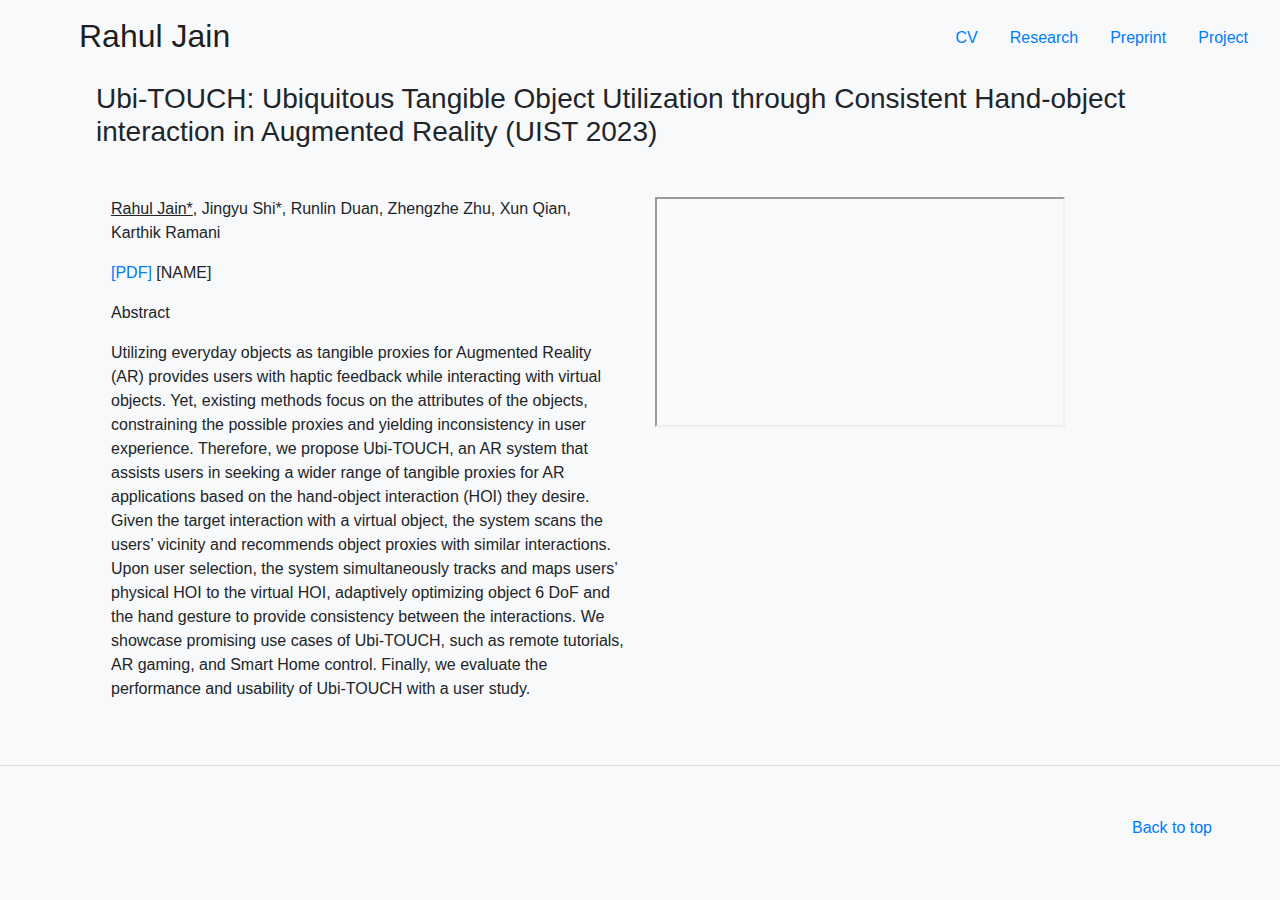
<file: pages/caring.html>
<!DOCTYPE html>
<html lang='en'>

<head>
	<meta charset='UTF-8'>
	<meta name='viewport' content='width=device-width, initial-scale=1, shrink-to-fit=no'>
	<title>Rahul Jain</title>
	<meta http-equiv='X-UA-Compatible' content='IE=edge'>
	<link rel='stylesheet' href='../asset/css/bootstrap.css'>
	<link rel='stylesheet' href='../asset/css/all.css'>
	<link rel='stylesheet' href='../asset/css/style.css'>
</head>

<body class='bg-light'>
    <header>
		<nav class='navbar navbar-light fixed-top bg-light'>
			<a class='navbar-brand col-sm-3 col-md-2 mt-1 ml-5' href='../index.html'>
				<h2>Rahul Jain</h2>
			</a>
			<ul class="nav justify-content-center">
				<li class="nav-item">
					<a class=" nav-link" href="../asset/pdf/GenAI.pdf">CV</a>
				</li>
				<li class="nav-item">
					<a class=" nav-link" href="../index.html#research">Research</a>
				</li>
				<li class="nav-item">
					<a class=" nav-link" href="../index.html#preprint">Preprint</a>
				</li>
				<li class="nav-item">
					<a class=" nav-link" href="../index.html#project">Project</a>
				</li>
				<!-- <li class="nav-item">
					<a class=" nav-link" href="pages/dance.html">Dance</a>
				</li> -->
			</ul>
		</nav>
	</header>
	<section class="mx-5 my-3" id="top">
		<h3 class="mx-5">UIST 2023</h3>
        <h3 class="mx-5">Ubi-TOUCH: Ubiquitous Tangible Object Utilization through
            Consistent Hand-object interaction in Augmented Reality (UIST 2023)</h3>
        <div class="row mx-5 my-5">
            <div class="col-6">
                <div class="col-15">
                    <p><u>Rahul Jain*</u>, Jingyu Shi*, Runlin Duan, Zhengzhe Zhu, Xun Qian, Karthik Ramani</p>
                    <p><a href="asset/pdf/UIST_2023.pdf">[PDF]</a> <a >[NAME]</a>
                    </p>
                    <p> Abstract</p>
                    <p>Utilizing everyday objects as tangible proxies for Augmented Reality (AR) provides users with haptic feedback while interacting with virtual objects. Yet, existing methods focus on the attributes of the objects, constraining the possible proxies and yielding inconsistency in user experience. Therefore, we propose Ubi-TOUCH, an
                        AR system that assists users in seeking a wider range of tangible proxies for AR applications based on the hand-object interaction (HOI) they desire. Given the target interaction with a virtual object, the system scans the users’ vicinity and recommends object proxies with similar interactions. Upon user selection, the system simultaneously tracks and maps users’ physical HOI to the virtual HOI, adaptively optimizing object 6 DoF and the hand gesture to provide consistency between the interactions. We showcase promising use cases of Ubi-TOUCH, such as remote tutorials, AR gaming, and Smart Home control. Finally, we evaluate the performance and usability of Ubi-TOUCH with a user study.
                    </p>
                </div>
            </div>
            <div class="col-6">
                <div class="ratio ratio-16x9">
                    <iframe class="home-vid" src="https://www.youtube.com/embed/2AwFT3Q2caM" title="YouTube video"
                        allowfullscreen></iframe>
                </div>
            </div>
        </div>
	</section>
	<hr class='featurette-divider'>
	<footer>
		<p class='mx-5 d-flex justify-content-end'><a class="" href='#top'>Back to top</a></p>
	</footer>
</body>

</html>
</file>
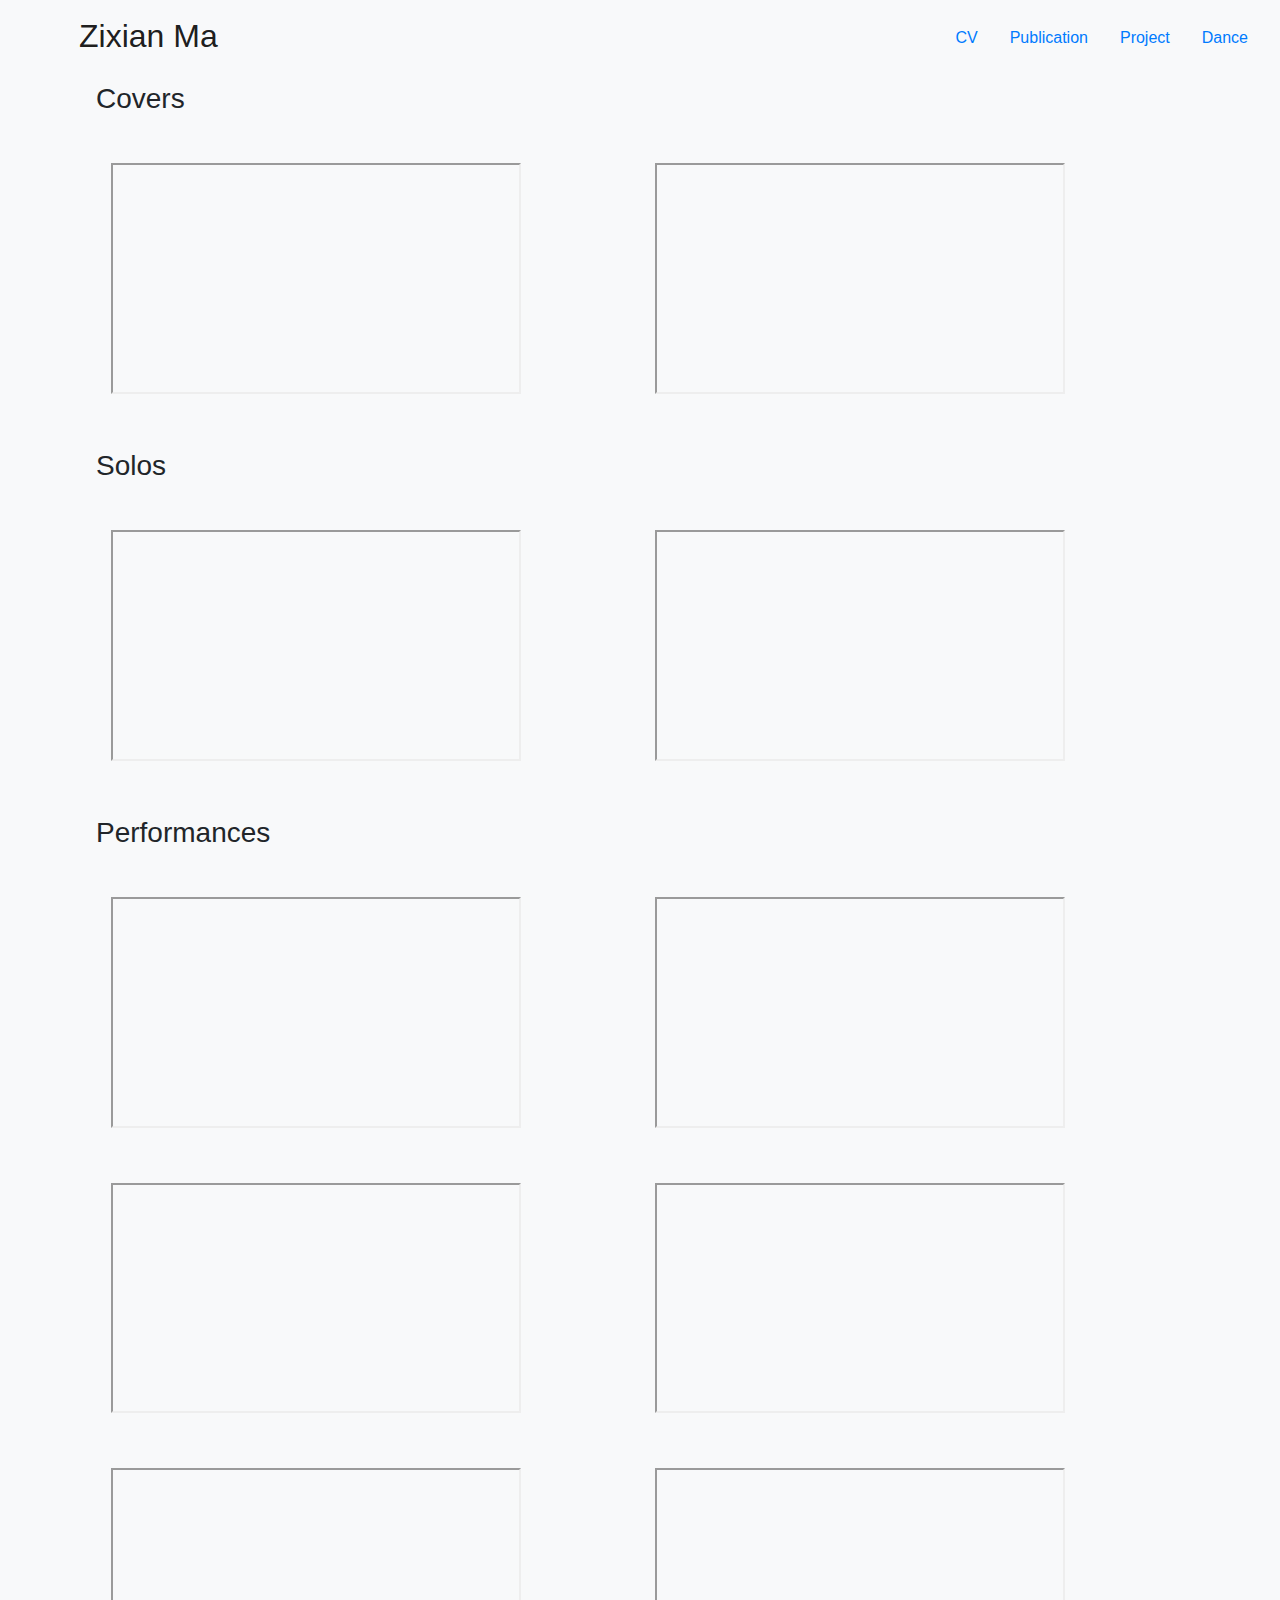
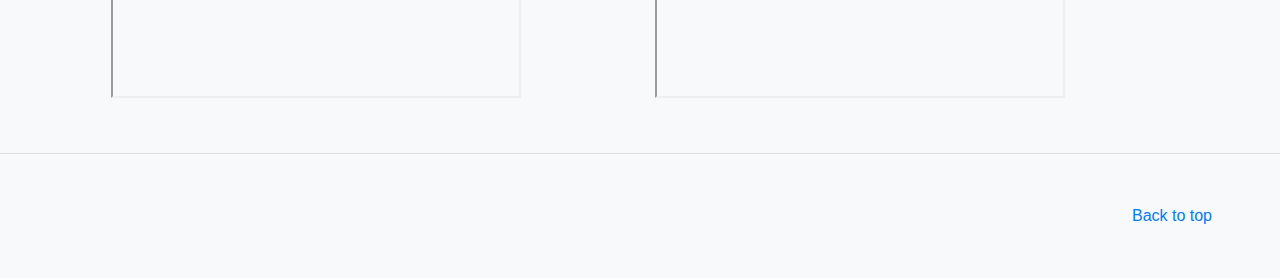
<file: pages/dance.html>
<!DOCTYPE html>
<html lang='en'>

<head>
    <meta charset='UTF-8'>
    <meta name='viewport' content='width=device-width, initial-scale=1, shrink-to-fit=no'>
    <title>Zixian Ma</title>
    <meta http-equiv='X-UA-Compatible' content='IE=edge'>
    <link rel='stylesheet' href='../asset/css/bootstrap.css'>
    <link rel='stylesheet' href='../asset/css/all.css'>
    <link rel='stylesheet' href='../asset/css/style.css'>
</head>

<body class='bg-light'>
    <header>
        <nav class='navbar navbar-light fixed-top bg-light'>
            <a class='navbar-brand col-sm-3 col-md-2 mt-1 ml-5' href='../index.html'>
                <h2>Zixian Ma</h2>
            </a>
            <ul class="nav justify-content-center">
                <li class="nav-item">
					<a class=" nav-link" href="../asset/pdf/Zixian Ma_Research.pdf">CV</a>
				</li>
                <li class="nav-item">
                    <a class=" nav-link" href="../index.html#publication">Publication</a>
                </li>
                <li class="nav-item">
                    <a class=" nav-link" href="../index.html##project">Project</a>
                </li>
                <li class="nav-item">
                    <a class=" nav-link" href="../index.html#dance">Dance</a>
                </li>
            </ul>
        </nav>
    </header>
    <section class="mx-5 my-3" id="top">
        <h3 class="mx-5">Dance videos</h3>
        <h3 class="mx-5">Covers</h3>
        <div class="row mx-5 my-5">
            <div class="col-6">
                <div class="ratio ratio-16x9">
                    <iframe class="home-vid" src="https://www.youtube.com/embed/MvXeK9cwEVs" title="YouTube video"
                        allowfullscreen></iframe>
                </div>
            </div>
            <div class="col-6">
                <div class="ratio ratio-16x9">
                    <iframe class="home-vid" src="https://www.youtube.com/embed/2AwFT3Q2caM" title="YouTube video"
                        allowfullscreen></iframe>
                </div>
            </div>
        </div>
        <h3 class="mx-5">Solos</h3>
        <div class="row mx-5 my-5">
            <div class="col-6">
                <div class="ratio ratio-16x9">
                    <iframe class="home-vid" src="https://www.youtube.com/embed/deIuRxAkvgo" title="YouTube video"
                        allowfullscreen></iframe>
                </div>
            </div>
            <div class="col-6">
                <div class="ratio ratio-16x9">
                    <iframe class="home-vid" src="https://www.youtube.com/embed/3WRm_xgTM7Q" title="YouTube video"
                        allowfullscreen></iframe>
                </div>
            </div>
        </div>
        <!-- <div class="row mx-5 my-5">
            <div class="col-6">
                <div class="ratio ratio-16x9">
                    <iframe class="home-vid" src="https://www.youtube.com/embed/ftoGl-0-UTo" title="YouTube video"
                        allowfullscreen></iframe>
                </div>
            </div>
            <div class="col-6">
                <div class="ratio ratio-16x9">
                    <iframe class="home-vid"  src="https://www.youtube.com/embed/Yx5pDedeP9U" title="YouTube video"
                        allowfullscreen></iframe>
                </div>
            </div>
        </div> -->
        <h3 class="mx-5">Performances</h3>
        <div class="row mx-5 my-5">
            <div class="col-6">
                <div class="ratio ratio-16x9 ">
                    <iframe class="home-vid" src="https://www.youtube.com/embed/I0uMMtoDs78?start=40"
                        title="YouTube video" allowfullscreen></iframe>
                </div>
            </div>
            <div class="col-6">
                <div class="ratio ratio-16x9">
                    <iframe class="home-vid" src="https://www.youtube.com/embed/jPAI9rP0A4Y?" title="YouTube video"
                        allowfullscreen></iframe>
                </div>
            </div>
        </div>
        <div class="row mx-5 my-5">
            <div class="col-6">
                <div class="ratio ratio-16x9 ">
                    <iframe class="home-vid" src="https://www.youtube.com/embed/4sXlip2OvrY?start=138"
                        title="YouTube video" allowfullscreen></iframe>
                </div>
            </div>
            <div class="col-6">
                <div class="ratio ratio-16x9 ">
                    <iframe class="home-vid" src="https://www.youtube.com/embed/4sXlip2OvrY?start=246"
                        title="YouTube video" allowfullscreen></iframe>
                </div>
            </div>
            
        </div>
        <div class="row mx-5 my-5">
            <div class="col-6">
                <div class="ratio ratio-16x9">
                    <iframe class="home-vid" src="https://www.youtube.com/embed/ml5BZHWFqVE?start=4603" title="YouTube video"
                        allowfullscreen></iframe>
                </div>
            </div>
            <div class="col-6">
                <div class="ratio ratio-16x9">
                    <iframe class="home-vid"  src="https://www.youtube.com/embed/ml5BZHWFqVE?start=9139"  title="YouTube video"
                        allowfullscreen></iframe>
                </div>
            </div>
        </div>
        
        
    </section>
    <hr class='featurette-divider'>
    <footer>
        <p class='mx-5 d-flex justify-content-end'><a class="" href='#top'>Back to top</a></p>
    </footer>
</body>
</file>
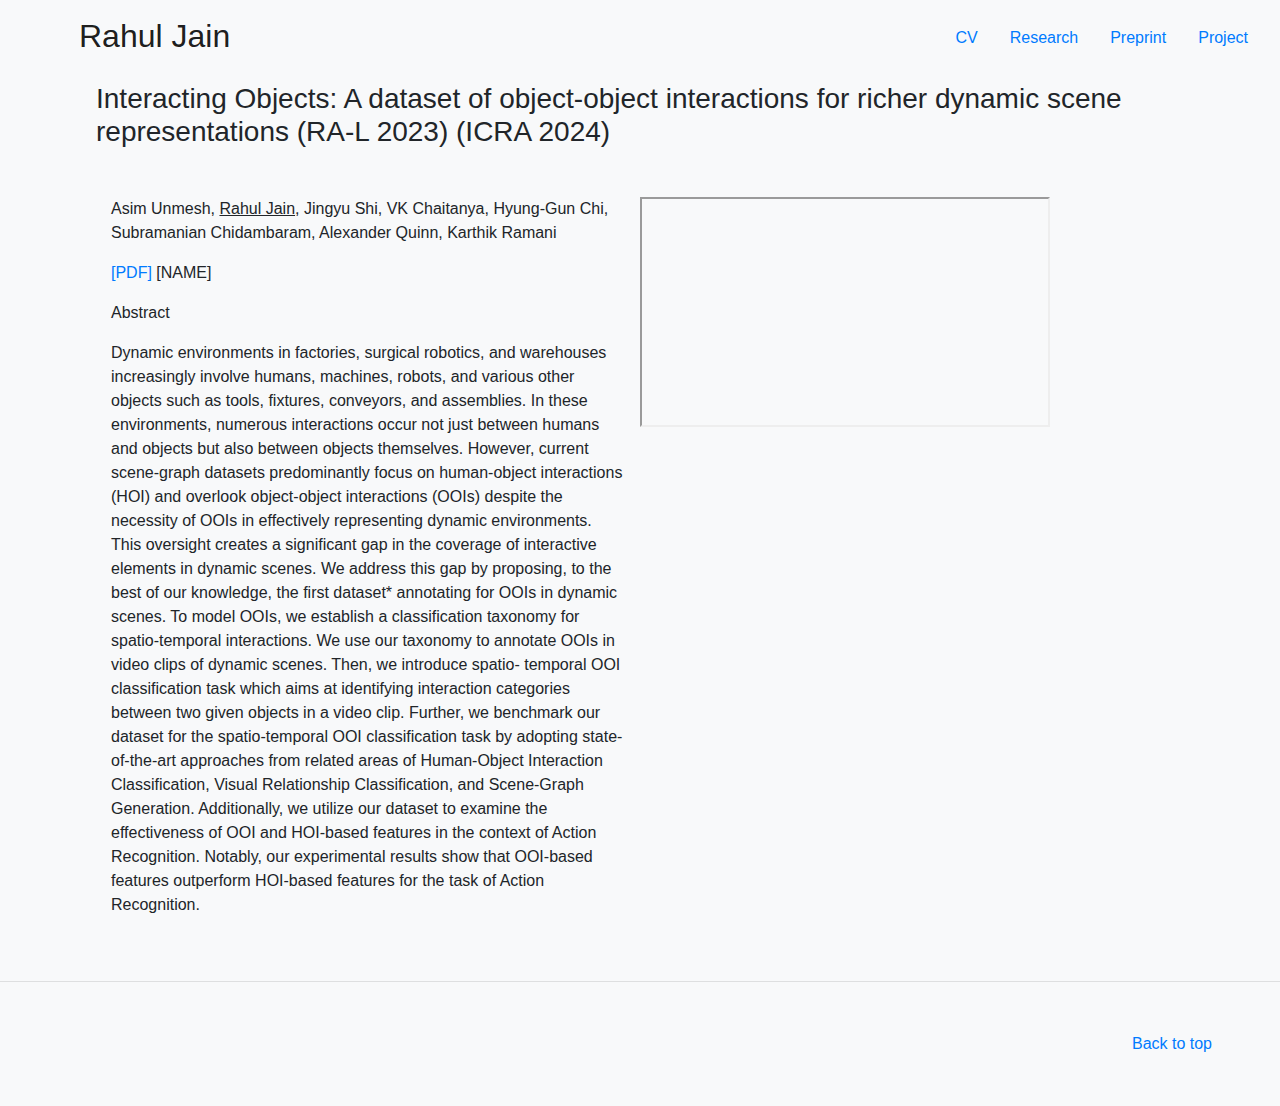
<file: pages/ral_2023.html>
<!DOCTYPE html>
<html lang='en'>

<head>
	<meta charset='UTF-8'>
	<meta name='viewport' content='width=device-width, initial-scale=1, shrink-to-fit=no'>
	<title>Rahul Jain</title>
	<meta http-equiv='X-UA-Compatible' content='IE=edge'>
	<link rel='stylesheet' href='../asset/css/bootstrap.css'>
	<link rel='stylesheet' href='../asset/css/all.css'>
	<link rel='stylesheet' href='../asset/css/style.css'>
</head>

<body class='bg-light'>
    <header>
		<nav class='navbar navbar-light fixed-top bg-light'>
			<a class='navbar-brand col-sm-3 col-md-2 mt-1 ml-5' href='../index.html'>
				<h2>Rahul Jain</h2>
			</a>
			<ul class="nav justify-content-center">
				<li class="nav-item">
					<a class=" nav-link" href="../asset/pdf/GenAI.pdf">CV</a>
				</li>
				<li class="nav-item">
					<a class=" nav-link" href="../index.html#research">Research</a>
				</li>
				<li class="nav-item">
					<a class=" nav-link" href="../index.html#preprint">Preprint</a>
				</li>
				<li class="nav-item">
					<a class=" nav-link" href="../index.html#project">Project</a>
				</li>
				<!-- <li class="nav-item">
					<a class=" nav-link" href="pages/dance.html">Dance</a>
				</li> -->
			</ul>
		</nav>
	</header>
	<section class="mx-5 my-3" id="top">
		<h3 class="mx-5">RAL 2023</h3>
        <h3 class="mx-5">Interacting Objects: A dataset of object-object interactions for richer dynamic scene representations (RA-L 2023) (ICRA 2024)</h3>
        <div class="row mx-5 my-5">
            <div class="col-6">
                <div class="col-20">
                    <p>Asim Unmesh, <u>Rahul Jain</u>, Jingyu Shi, VK Chaitanya, Hyung-Gun Chi, Subramanian Chidambaram, Alexander Quinn, Karthik Ramani</p>
                    <p><a href="../asset/pdf/RA_L_2023.pdf">[PDF]</a> <a >[NAME]</a>
                    </p>
                    <p> Abstract</p>
                    <p>Dynamic environments in factories, surgical robotics, and warehouses increasingly involve humans, 
						machines, robots, and various other objects such as tools, fixtures, conveyors, and assemblies. 
						In these environments, numerous interactions occur not just between humans and objects but also 
						between objects themselves. However, current scene-graph datasets predominantly focus on human-object interactions (HOI) 
						and overlook object-object interactions (OOIs) despite the necessity of OOIs in effectively representing dynamic environments. 
						This oversight creates a significant gap in the coverage of interactive elements in dynamic scenes. We address this gap by proposing, 
						to the best of our knowledge, the first dataset* annotating for OOIs in dynamic scenes. To model OOIs, we establish a 
						classification taxonomy for spatio-temporal interactions. We use our taxonomy to annotate OOIs in video clips of 
						dynamic scenes. Then, we introduce spatio- temporal OOI classification task which aims at identifying interaction categories 
						between two given objects in a video clip. Further, we benchmark our dataset for the spatio-temporal OOI classification task by 
						adopting state-of-the-art approaches from related areas of Human-Object Interaction Classification, Visual Relationship Classification, 
						and Scene-Graph Generation. Additionally, we utilize our dataset to examine the effectiveness of OOI and HOI-based features in the 
						context of Action Recognition. Notably, our experimental results show that OOI-based features outperform HOI-based 
						features for the task of Action Recognition.
                    </p>
                </div>
            </div>
			<div class = "row mx-15 my-10">
            <div class="col-6">
                <div class="ratio ratio-16x9">
                    <iframe class="home-vid" src="https://www.youtube.com/embed/2AwFT3Q2caM" title="YouTube video"
                        allowfullscreen></iframe>
                </div>
            </div>
			</div>
        </div>
	</section>
	<hr class='featurette-divider'>
	<footer>
		<p class='mx-5 d-flex justify-content-end'><a class="" href='#top'>Back to top</a></p>
	</footer>
</body>

</html>
</file>
<file: asset/css/style.css>
/*style.css*/

header {
	margin-top: 40px;
}

.card {
	margin-top: 100px;
}

#descrip {
	margin-top:50px;
}


#holder {
	margin-top: 43.2px;
}

#signin {
	max-width: 500px;
	margin-top: 131px;
}

#inputbox {
	margin-top: -30px;
}

#submitbutton {
	margin-top: 25px;
}

body input{
	padding:10px;
}

canvas{
	padding: 30px;
}

body form {
	padding:0px 50px 0px 10px;
}

#carousel{
	margin: 20px 100px 20px 100px;
}
nav a img{
	padding: 10px 10px 10px 70px;
}

/* .row .container{
	margin:0 auto;
} */

.jumbotron{
	margin:0 px;
}

footer {
	margin:50px 20px 50px 20px;
}

.icon {
	font-size: 2rem;
}

.link-cardinal {
	color: #8C1515;
}

.home-vid {
	width:32vmax; 
	height: 18vmax;
}
</file>
